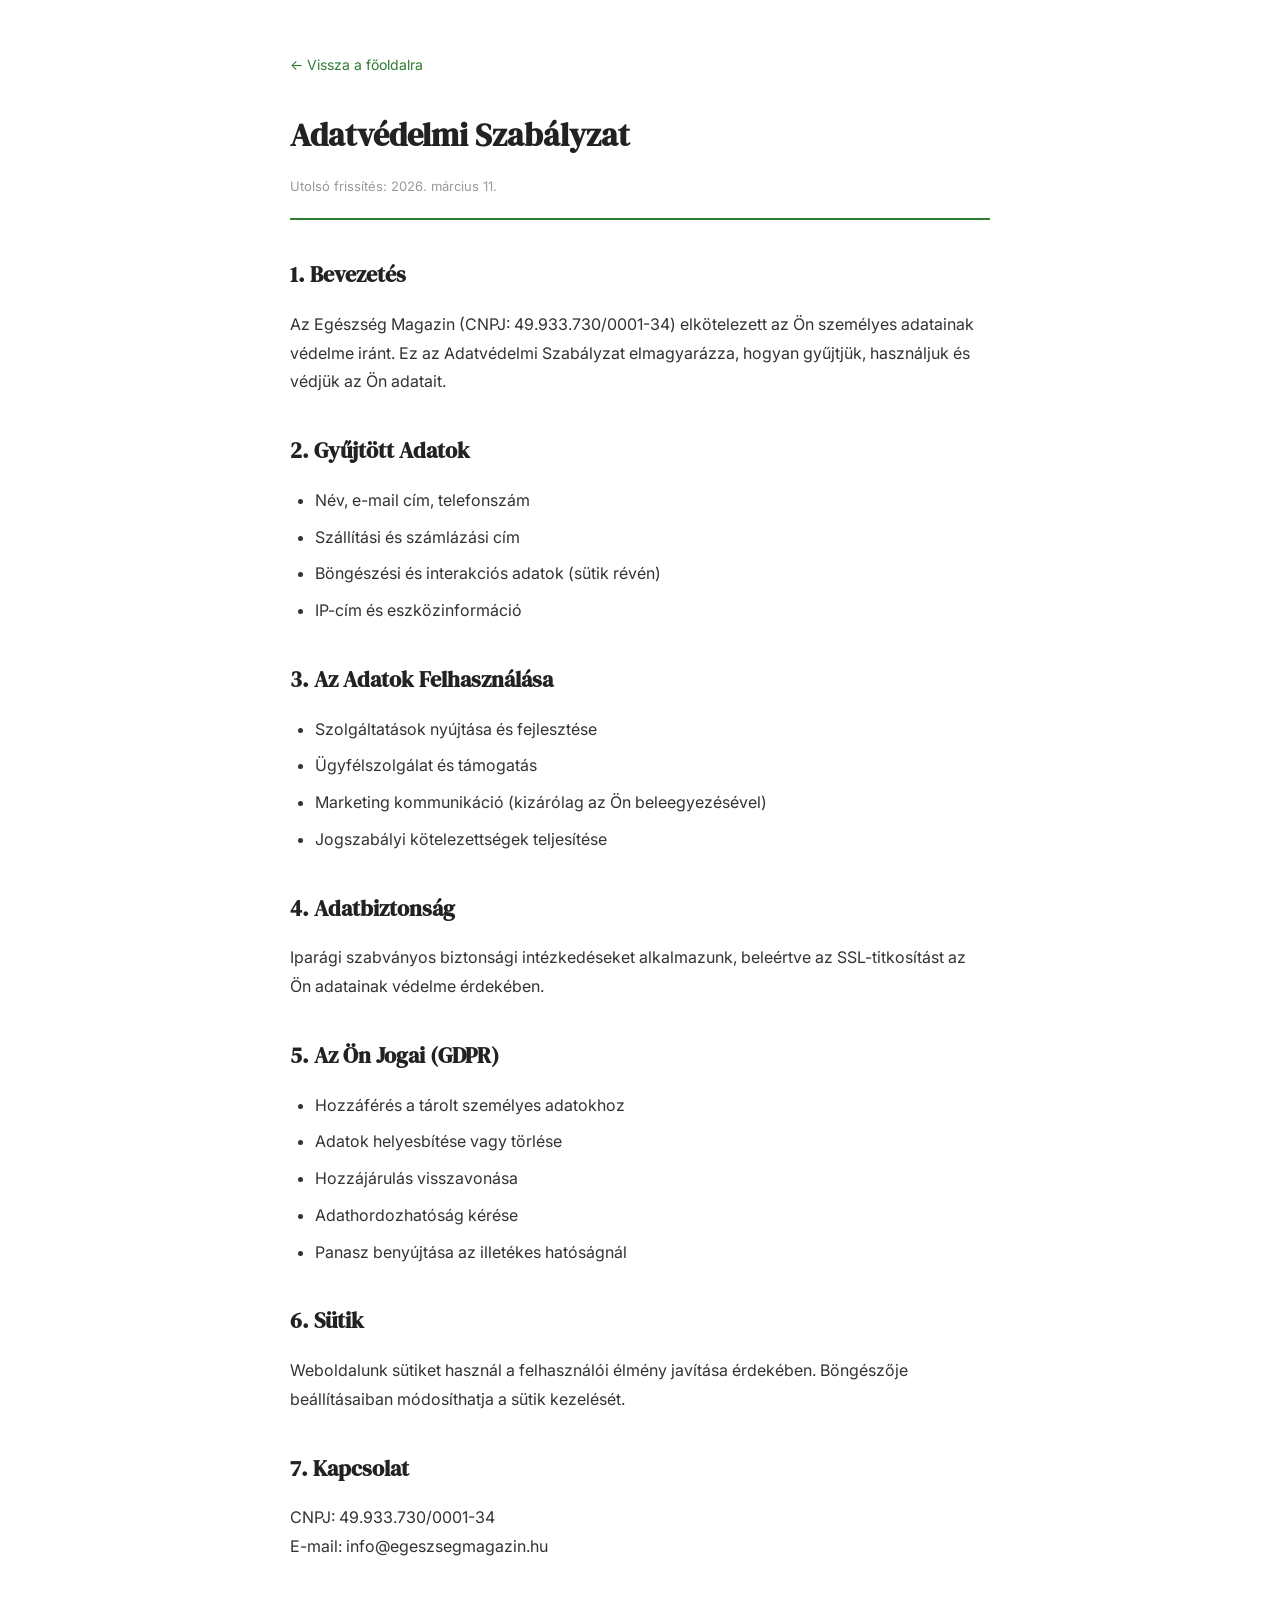
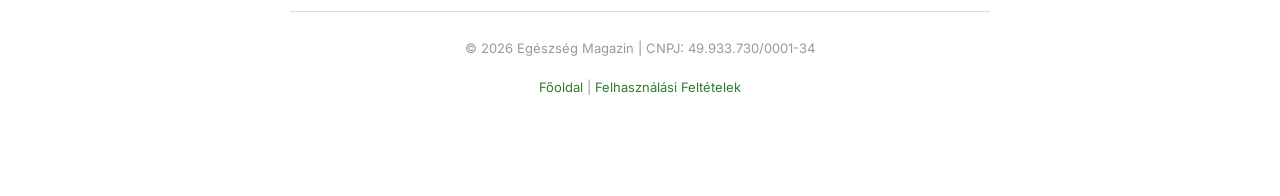
<file: pre/privacy.html>
<!DOCTYPE html><html lang="hu"><head><meta charset="UTF-8"><meta name="viewport" content="width=device-width,initial-scale=1.0"><title>Adatvédelmi Szabályzat - Egészség Magazin</title><link href="https://fonts.googleapis.com/css2?family=DM+Serif+Display&family=Inter:wght@300;400;600&display=swap" rel="stylesheet"><style>*{margin:0;padding:0;box-sizing:border-box}body{font-family:'Inter',sans-serif;color:#333;background:#fff;line-height:1.8;font-size:16px}.c{max-width:740px;margin:0 auto;padding:50px 20px 80px}.back{font-size:14px;color:#2e7d32;text-decoration:none;display:inline-block;margin-bottom:30px}.back:hover{text-decoration:underline}h1{font-family:'DM Serif Display',serif;font-size:32px;color:#222;margin-bottom:10px}.up{font-size:13px;color:#999;margin-bottom:35px;padding-bottom:20px;border-bottom:2px solid #2e7d32}h2{font-size:22px;color:#222;margin:35px 0 15px;font-family:'DM Serif Display',serif}p{margin-bottom:16px}ul{margin:0 0 16px 25px}li{margin-bottom:8px}.ft{margin-top:50px;padding-top:25px;border-top:1px solid #ddd;font-size:13px;color:#999;text-align:center}.ft a{color:#2e7d32;text-decoration:none}</style></head><body><div class="c"><a href="index.html" class="back">&larr; Vissza a főoldalra</a><h1>Adatvédelmi Szabályzat</h1><p class="up">Utolsó frissítés: 2026. március 11.</p><h2>1. Bevezetés</h2><p>Az Egészség Magazin (CNPJ: 49.933.730/0001-34) elkötelezett az Ön személyes adatainak védelme iránt. Ez az Adatvédelmi Szabályzat elmagyarázza, hogyan gyűjtjük, használjuk és védjük az Ön adatait.</p><h2>2. Gyűjtött Adatok</h2><ul><li>Név, e-mail cím, telefonszám</li><li>Szállítási és számlázási cím</li><li>Böngészési és interakciós adatok (sütik révén)</li><li>IP-cím és eszközinformáció</li></ul><h2>3. Az Adatok Felhasználása</h2><ul><li>Szolgáltatások nyújtása és fejlesztése</li><li>Ügyfélszolgálat és támogatás</li><li>Marketing kommunikáció (kizárólag az Ön beleegyezésével)</li><li>Jogszabályi kötelezettségek teljesítése</li></ul><h2>4. Adatbiztonság</h2><p>Iparági szabványos biztonsági intézkedéseket alkalmazunk, beleértve az SSL-titkosítást az Ön adatainak védelme érdekében.</p><h2>5. Az Ön Jogai (GDPR)</h2><ul><li>Hozzáférés a tárolt személyes adatokhoz</li><li>Adatok helyesbítése vagy törlése</li><li>Hozzájárulás visszavonása</li><li>Adathordozhatóság kérése</li><li>Panasz benyújtása az illetékes hatóságnál</li></ul><h2>6. Sütik</h2><p>Weboldalunk sütiket használ a felhasználói élmény javítása érdekében. Böngészője beállításaiban módosíthatja a sütik kezelését.</p><h2>7. Kapcsolat</h2><p>CNPJ: 49.933.730/0001-34<br>E-mail: info@egeszsegmagazin.hu</p><div class="ft"><p>&copy; 2026 Egészség Magazin | CNPJ: 49.933.730/0001-34</p><p><a href="index.html">Főoldal</a> | <a href="terms.html">Felhasználási Feltételek</a></p></div></div></body></html>
</file>
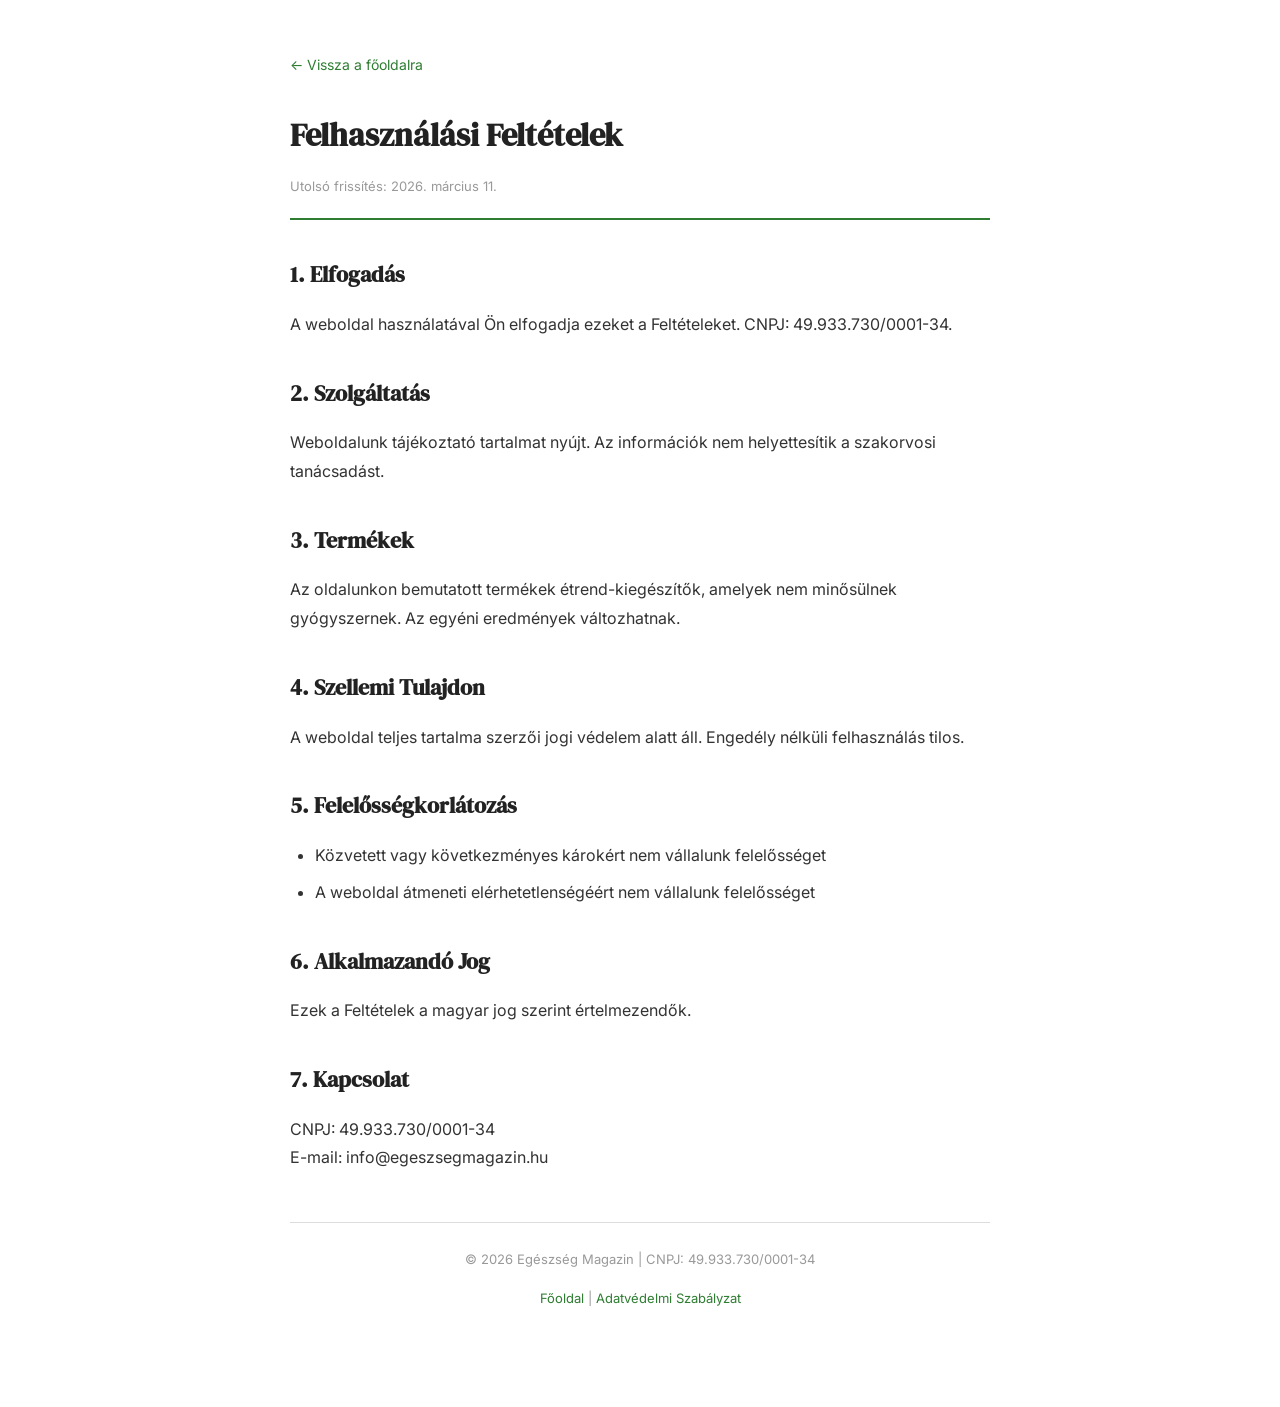
<file: pre/terms.html>
<!DOCTYPE html><html lang="hu"><head><meta charset="UTF-8"><meta name="viewport" content="width=device-width,initial-scale=1.0"><title>Felhasználási Feltételek - Egészség Magazin</title><link href="https://fonts.googleapis.com/css2?family=DM+Serif+Display&family=Inter:wght@300;400;600&display=swap" rel="stylesheet"><style>*{margin:0;padding:0;box-sizing:border-box}body{font-family:'Inter',sans-serif;color:#333;background:#fff;line-height:1.8;font-size:16px}.c{max-width:740px;margin:0 auto;padding:50px 20px 80px}.back{font-size:14px;color:#2e7d32;text-decoration:none;display:inline-block;margin-bottom:30px}.back:hover{text-decoration:underline}h1{font-family:'DM Serif Display',serif;font-size:32px;color:#222;margin-bottom:10px}.up{font-size:13px;color:#999;margin-bottom:35px;padding-bottom:20px;border-bottom:2px solid #2e7d32}h2{font-size:22px;color:#222;margin:35px 0 15px;font-family:'DM Serif Display',serif}p{margin-bottom:16px}ul{margin:0 0 16px 25px}li{margin-bottom:8px}.ft{margin-top:50px;padding-top:25px;border-top:1px solid #ddd;font-size:13px;color:#999;text-align:center}.ft a{color:#2e7d32;text-decoration:none}</style></head><body><div class="c"><a href="index.html" class="back">&larr; Vissza a főoldalra</a><h1>Felhasználási Feltételek</h1><p class="up">Utolsó frissítés: 2026. március 11.</p><h2>1. Elfogadás</h2><p>A weboldal használatával Ön elfogadja ezeket a Feltételeket. CNPJ: 49.933.730/0001-34.</p><h2>2. Szolgáltatás</h2><p>Weboldalunk tájékoztató tartalmat nyújt. Az információk nem helyettesítik a szakorvosi tanácsadást.</p><h2>3. Termékek</h2><p>Az oldalunkon bemutatott termékek étrend-kiegészítők, amelyek nem minősülnek gyógyszernek. Az egyéni eredmények változhatnak.</p><h2>4. Szellemi Tulajdon</h2><p>A weboldal teljes tartalma szerzői jogi védelem alatt áll. Engedély nélküli felhasználás tilos.</p><h2>5. Felelősségkorlátozás</h2><ul><li>Közvetett vagy következményes károkért nem vállalunk felelősséget</li><li>A weboldal átmeneti elérhetetlenségéért nem vállalunk felelősséget</li></ul><h2>6. Alkalmazandó Jog</h2><p>Ezek a Feltételek a magyar jog szerint értelmezendők.</p><h2>7. Kapcsolat</h2><p>CNPJ: 49.933.730/0001-34<br>E-mail: info@egeszsegmagazin.hu</p><div class="ft"><p>&copy; 2026 Egészség Magazin | CNPJ: 49.933.730/0001-34</p><p><a href="index.html">Főoldal</a> | <a href="privacy.html">Adatvédelmi Szabályzat</a></p></div></div></body></html>
</file>
